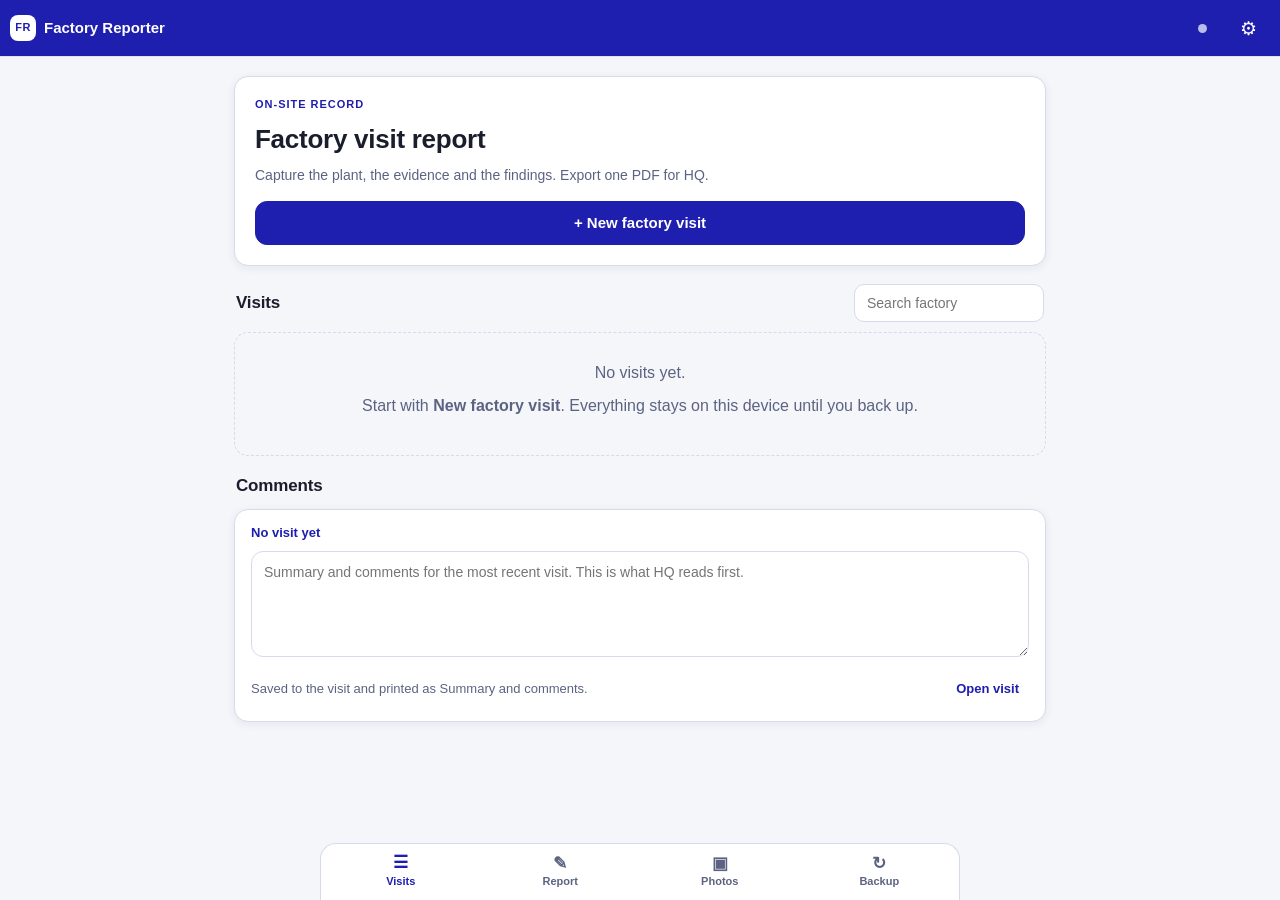
<file: index.html>
<!DOCTYPE html>
<html lang="en">
<head>
<meta charset="utf-8">
<meta name="viewport" content="width=device-width, initial-scale=1, viewport-fit=cover">
<meta http-equiv="Content-Security-Policy"
      content="default-src 'self'; script-src 'self'; style-src 'self' 'unsafe-inline'; img-src 'self' data: blob:; connect-src 'self' https://api.github.com; frame-src 'self' blob:; object-src 'none'; base-uri 'self'; form-action 'none'">
<title>Factory Reporter</title>
<meta name="theme-color" content="#1F1FAF">
<meta name="apple-mobile-web-app-capable" content="yes">
<meta name="apple-mobile-web-app-status-bar-style" content="default">
<link rel="manifest" href="manifest.webmanifest">
<link rel="apple-touch-icon" href="icons/apple-touch-icon.png">
<link rel="icon" href="icons/icon-192.png" type="image/png">
<link rel="stylesheet" href="css/app.css">
</head>
<body>

<header class="topbar">
  <button class="icon-btn" id="btnBack" type="button" aria-label="Back" hidden>&#8592;</button>
  <div class="brand">
    <span class="brand-mark">FR</span>
    <span class="brand-text">Factory Reporter</span>
  </div>
  <div class="top-actions">
    <button class="icon-btn" id="btnSyncState" type="button" aria-label="Backup status" title="Backup status">
      <span class="dot" id="syncDot"></span>
    </button>
    <button class="icon-btn" id="btnSettings" type="button" aria-label="Settings" title="Settings">&#9881;</button>
  </div>
</header>

<div class="scorebar" id="progressBar" hidden>
  <div class="score-main">
    <span class="score-val" id="progVal">0</span>
    <span class="score-tier" id="progTier">of 0 recorded</span>
  </div>
  <div class="score-side">
    <span id="progMeta">Add them in Settings</span>
    <span class="cov-track"><span class="cov-fill" id="progCov"></span></span>
  </div>
</div>

<main id="main">

  <!-- ---------------------------------------------------------------- home -->
  <section class="screen" data-screen="home">
    <div class="hero card">
      <div class="hero-kicker">On-site record</div>
      <h1>Factory visit report</h1>
      <p class="muted">Capture the plant, the evidence and the findings. Export one PDF for HQ.</p>
      <button class="btn primary block" id="btnNew" type="button">+ New factory visit</button>
    </div>

    <div class="section-head">
      <h2>Visits</h2>
      <input class="search" id="searchBox" type="search" placeholder="Search factory" autocomplete="off">
    </div>
    <div id="reportList" class="list"></div>
    <div id="emptyState" class="empty" hidden>
      <p>No visits yet.</p>
      <p class="muted">Start with <b>New factory visit</b>. Everything stays on this device until you back up.</p>
    </div>

    <div class="section-head"><h2>Comments</h2></div>
    <div class="card comment-card" id="commentCard">
      <div class="comment-head" id="commentHead">No visit yet</div>
      <textarea id="commentText" class="input" rows="4"
        placeholder="Summary and comments for the most recent visit. This is what HQ reads first."></textarea>
      <div class="comment-foot">
        <span class="muted small" id="commentHint">Saved to the visit and printed as Summary and comments.</span>
        <button class="link-btn" id="btnOpenComment" type="button" disabled>Open visit</button>
      </div>
    </div>
    <div class="spacer"></div>
  </section>

  <!-- ---------------------------------------------------------------- edit -->
  <section class="screen" data-screen="edit" hidden>
    <div class="visit-head">
      <input id="editFactory" class="visit-title" type="text" placeholder="Factory name" autocomplete="off">
      <div class="visit-sub" id="editSub"></div>
    </div>
    <div id="formMount"></div>
    <div class="bottom-actions">
      <button class="btn" id="btnOpenPhotos" type="button">Photos <span class="count" id="photoCount">0</span></button>
      <button class="btn primary" id="btnExport" type="button">Export PDF</button>
    </div>
    <div class="spacer tall"></div>
  </section>

  <!-- -------------------------------------------------------------- photos -->
  <section class="screen" data-screen="photos" hidden>
    <div class="card cover-card">
      <div class="cover-banner" id="coverBanner">
        <img id="coverImg" alt="" hidden>
        <span class="cover-empty" id="coverEmpty">No cover photo yet</span>
      </div>
      <div class="cover-title">Cover photo<span class="cover-kind" id="coverKind"></span></div>
      <p class="muted small">Factory gate or main building. This is the picture on the home screen, so you recognise the visit at a glance.</p>
      <div class="row-actions">
        <button class="btn primary" id="btnCoverPick" type="button">Take / choose</button>
        <button class="btn" id="btnCoverClear" type="button">Use automatic</button>
      </div>
    </div>
    <input id="coverInput" type="file" accept="image/*" hidden>

    <div class="section-head">
      <h2>Photos</h2>
      <span class="muted" id="photoSummary"></span>
    </div>
    <div class="photo-add-row">
      <button class="btn primary" id="btnAddPhoto" type="button">Take / add photo</button>
      <select id="photoKind" class="input compact" aria-label="Photo category"></select>
    </div>
    <input id="fileInput" type="file" accept="image/*" multiple hidden>
    <div id="photoGrid" class="photo-grid"></div>
    <div class="spacer"></div>
  </section>

  <!-- ------------------------------------------------------------- preview -->
  <section class="screen" data-screen="preview" hidden>
    <div class="section-head">
      <h2>Report PDF</h2>
      <span class="muted" id="pdfMeta"></span>
    </div>
    <div class="preview-actions">
      <button class="btn primary" id="btnDownload" type="button">Download PDF</button>
      <button class="btn" id="btnShare" type="button">Share</button>
    </div>
    <iframe id="pdfFrame" class="pdf-frame" title="PDF preview"></iframe>
    <p class="muted small">Text in this PDF can be selected and searched. Photos are embedded at 1600 px.</p>
    <div class="spacer"></div>
  </section>

  <!-- ------------------------------------------------------------ settings -->
  <section class="screen" data-screen="settings" hidden>
    <div class="section-head"><h2>Author</h2></div>
    <div class="card form-card">
      <label class="field">
        <span>Prepared by</span>
        <input id="setAuthor" class="input" type="text" placeholder="Leo" autocomplete="off">
      </label>
      <p class="muted small">Printed on the cover and above the signature line. Stored only on this device.</p>
      <div class="row-actions">
        <button class="btn" id="btnSaveSettings" type="button">Save</button>
      </div>
      <p class="status-line" id="settingsStatus"></p>
    </div>

    <div class="section-head"><h2>Checklist items</h2></div>
    <div class="card form-card">
      <p class="muted small">The default checklist is empty on purpose - every factory and every product line is
        checked differently. Add the items you actually walk through here (quality, compliance, testing, commercial),
        rename them, change the hint or reorder them. A section with no item stays hidden in the form.
        Recorded notes on existing visits stay untouched.</p>
      <div id="checklistEditor" class="cl-editor"></div>
      <div class="row-actions">
        <button class="btn" id="btnResetChecklist" type="button">Clear checklist</button>
      </div>
      <p class="status-line" id="checklistStatus"></p>
    </div>

    <div class="section-head"><h2>Form template</h2></div>
    <div class="card form-card">
      <p class="muted small">This app is not shower-specific. Rename the fields, rewrite the option lists, change
        the record states and the photo categories to fit a hardware, faucet, tray or glass factory.
        Lists that show as chips also accept a value typed in the form ("+ Other"), so the visit can
        record something the template does not know yet.
        Recorded visits keep their data; only the wording changes.</p>
      <div id="templateEditor" class="tpl-editor"></div>
      <div class="row-actions">
        <button class="btn" id="btnResetTemplate" type="button">Reset template to defaults</button>
      </div>
      <p class="status-line" id="templateStatus"></p>
    </div>

    <div class="section-head"><h2>Private data repository</h2></div>
    <div class="card form-card">
      <label class="field"><span>Owner</span>
        <input id="setOwner" class="input" type="text" placeholder="nbleo" autocomplete="off" spellcheck="false"></label>
      <label class="field"><span>Repository</span>
        <input id="setRepo" class="input" type="text" placeholder="factory_reporter_data" autocomplete="off" spellcheck="false"></label>
      <label class="field"><span>Branch</span>
        <input id="setBranch" class="input" type="text" placeholder="main" autocomplete="off" spellcheck="false"></label>
      <label class="field"><span>Personal access token</span>
        <input id="setToken" class="input" type="password" placeholder="github_pat_..." autocomplete="off" spellcheck="false"></label>
      <p class="muted small">
        Fine-grained token with <b>Contents: Read and write</b> on the data repository only.
        Stored in this browser's local database, never uploaded anywhere except api.github.com.
      </p>
      <div class="row-actions">
        <button class="btn" id="btnTestConn" type="button">Test connection</button>
      </div>
    </div>

    <div class="section-head"><h2>Diagnostics</h2></div>
    <div class="card form-card">
      <button class="btn block" id="btnDiagnose" type="button">Diagnose network</button>
      <pre class="log" id="diagLog"></pre>
    </div>

    <div class="section-head"><h2>About</h2></div>
    <div class="card form-card">
      <div class="kv-line"><span>App version</span><b id="aboutApp">-</b></div>
      <div class="kv-line"><span>Cache version</span><b id="aboutCache">-</b></div>
      <div class="kv-line"><span>Checklist version</span><b id="aboutRules">-</b></div>
      <div class="kv-line"><span>Device</span><b id="aboutDevice">-</b></div>
    </div>
    <div class="spacer"></div>
  </section>

  <!-- ---------------------------------------------------------------- sync -->
  <section class="screen" data-screen="sync" hidden>
    <div class="section-head"><h2>Backup</h2></div>
    <div class="card form-card">
      <div class="kv-line"><span>Target</span><b id="syncTarget">not configured</b></div>
      <div class="kv-line"><span>Last backup</span><b id="syncLast">never</b></div>
      <div class="kv-line"><span>Pending</span><b id="syncPending">-</b></div>
      <div class="row-actions">
        <button class="btn primary" id="btnBackupNow" type="button">Back up now</button>
        <button class="btn" id="btnPull" type="button">Pull from repository</button>
      </div>
      <p class="muted small">Photos upload in batches of 12; a second backup skips what is already there.</p>
    </div>
    <div class="card form-card">
      <div class="section-sub">Activity</div>
      <pre class="log" id="syncLog"></pre>
    </div>
    <div class="spacer"></div>
  </section>

</main>

<nav class="tabbar" id="tabbar">
  <button class="tab" data-go="home" type="button"><span class="tab-ico">&#9776;</span>Visits</button>
  <button class="tab" data-go="edit" type="button"><span class="tab-ico">&#9998;</span>Report</button>
  <button class="tab" data-go="photos" type="button"><span class="tab-ico">&#9635;</span>Photos</button>
  <button class="tab" data-go="sync" type="button"><span class="tab-ico">&#8635;</span>Backup</button>
</nav>

<div class="toast" id="toast" hidden></div>

<div class="modal" id="modal" hidden>
  <div class="modal-card">
    <h3 id="modalTitle">Title</h3>
    <p id="modalText" class="muted"></p>
    <div class="modal-actions">
      <button class="btn" id="modalCancel" type="button">Cancel</button>
      <button class="btn danger" id="modalOk" type="button">Delete</button>
    </div>
  </div>
</div>

<script src="js/util.js"></script>
<script src="js/db.js"></script>
<script src="js/model.js"></script>
<script src="js/rules.js"></script>
<script src="js/photos.js"></script>
<script src="js/form.js"></script>
<script src="js/pdf.js"></script>
<script src="js/sync.js"></script>
<script src="js/app.js"></script>
</body>
</html>
</file>
<file: css/app.css>
/* Factory Reporter - Schulte brand palette
   accent #1F1FAF, panel white, page #F5F6FA, line #D5DAEC            */

:root{
  --accent:#1F1FAF;
  --accent-d:#17178C;
  --accent-l:#E8EAF7;
  --bg:#F5F6FA;
  --panel:#FFFFFF;
  --line:#D5DAEC;
  --text:#1A1D2B;
  --muted:#5C6382;
  --ok:#1E7B45;   --ok-bg:#E4F3EA;
  --warn:#8A5A00; --warn-bg:#FBF0D6;
  --bad:#A61B1B;  --bad-bg:#FBE6E6;
  --na:#5C6382;   --na-bg:#ECEEF5;
  --radius:14px;
  --shadow:0 2px 10px rgba(20,24,60,.07);
  --top-h:56px;
}

*{box-sizing:border-box}
html,body{margin:0;padding:0}
body{
  background:var(--bg);
  color:var(--text);
  font:16px/1.45 -apple-system,BlinkMacSystemFont,"Segoe UI",Roboto,"Helvetica Neue",Arial,sans-serif;
  -webkit-text-size-adjust:100%;
  overflow-x:hidden;
}
h1,h2,h3{margin:0;font-weight:650;letter-spacing:-.01em}
h1{font-size:26px}
h2{font-size:17px}
h3{font-size:16px}
p{margin:0 0 10px}
b{font-weight:650}
.muted{color:var(--muted)}
.small{font-size:13px}
.spacer{height:28px}
.spacer.tall{height:84px}
[hidden]{display:none !important}

/* ------------------------------------------------------------------ topbar */
.topbar{
  position:sticky;top:0;z-index:30;
  height:var(--top-h);
  display:flex;align-items:center;gap:8px;
  padding:0 10px;
  background:var(--accent);color:#fff;
  box-shadow:0 1px 0 rgba(0,0,0,.08);
}
.brand{display:flex;align-items:center;gap:8px;flex:1;min-width:0}
.brand-mark{
  width:26px;height:26px;border-radius:8px;flex:none;
  background:#fff;color:var(--accent);
  font-size:11px;font-weight:800;letter-spacing:.04em;
  display:grid;place-items:center;
}
.brand-text{font-size:15px;font-weight:600;white-space:nowrap;overflow:hidden;text-overflow:ellipsis}
.top-actions{display:flex;gap:2px}
.icon-btn{
  width:44px;height:44px;flex:none;
  display:grid;place-items:center;
  background:transparent;border:0;border-radius:12px;
  color:#fff;font-size:19px;cursor:pointer;
  -webkit-tap-highlight-color:transparent;
}
.icon-btn:active{background:rgba(255,255,255,.16)}
.dot{width:9px;height:9px;border-radius:50%;background:#B9BCE8;display:block}
.dot.ok{background:#5BE39A}
.dot.warn{background:#FFC65C}
.dot.bad{background:#FF7A7A}

/* ---------------------------------------------------------------- scorebar */
.scorebar{
  position:sticky;top:var(--top-h);z-index:29;
  display:flex;align-items:center;justify-content:space-between;gap:10px;
  padding:8px 14px;
  background:#fff;border-bottom:1px solid var(--line);
}
.score-main{display:flex;align-items:baseline;gap:8px;min-width:0}
.score-val{font-size:22px;font-weight:700;color:var(--accent)}
.score-tier{
  font-size:12px;font-weight:600;color:var(--muted);
  white-space:nowrap;overflow:hidden;text-overflow:ellipsis;
}
.score-tier.t-approved{color:var(--ok)}
.score-tier.t-approved_conditions{color:var(--warn)}
.score-tier.t-conditional{color:var(--warn)}
.score-tier.t-not_approved{color:var(--bad)}
.score-side{display:flex;flex-direction:column;align-items:flex-end;gap:4px;font-size:11px;color:var(--muted)}
.cov-track{width:96px;height:4px;border-radius:2px;background:var(--line);overflow:hidden;display:block}
.cov-fill{display:block;height:100%;width:0;background:var(--accent);transition:width .25s ease}

/* -------------------------------------------------------------------- main */
main{padding:12px 14px 0;max-width:860px;margin:0 auto}

/* ------------------------------------------------------------------- cards */
.card{
  background:var(--panel);
  border:1px solid var(--line);
  border-radius:var(--radius);
  padding:16px;
  box-shadow:var(--shadow);
  margin-bottom:14px;
}
.hero{padding:20px}
.hero-kicker{
  font-size:11px;font-weight:700;letter-spacing:.09em;text-transform:uppercase;
  color:var(--accent);margin-bottom:8px;
}
.hero h1{margin-bottom:6px}
.hero p{font-size:14px;margin-bottom:16px}

.section-head{
  display:flex;align-items:center;justify-content:space-between;gap:10px;
  margin:18px 2px 10px;
}
.section-sub{font-size:12px;font-weight:700;letter-spacing:.07em;text-transform:uppercase;color:var(--muted);margin-bottom:10px}

/* ------------------------------------------------------------------ buttons */
.btn{
  display:inline-flex;align-items:center;justify-content:center;gap:6px;
  min-height:44px;padding:0 16px;
  border:1px solid var(--line);border-radius:12px;
  background:#fff;color:var(--text);
  font:inherit;font-size:15px;font-weight:600;
  cursor:pointer;-webkit-tap-highlight-color:transparent;
}
.btn:active{transform:scale(.985);background:#F2F3F9}
.btn.primary{background:var(--accent);border-color:var(--accent);color:#fff}
.btn.primary:active{background:var(--accent-d)}
.btn.danger{background:var(--bad);border-color:var(--bad);color:#fff}
.btn.block{display:flex;width:100%}
.btn[disabled]{opacity:.5;pointer-events:none}
.btn .count{
  display:inline-block;min-width:20px;padding:0 6px;border-radius:999px;
  background:var(--accent-l);color:var(--accent);font-size:12px;line-height:20px;text-align:center;
}
.row-actions{display:flex;gap:8px;flex-wrap:wrap;margin-top:12px}
.row-actions .btn{flex:1 1 auto}

/* ------------------------------------------------------------------ inputs */
.input,.search,textarea,select{
  width:100%;min-height:44px;
  padding:10px 12px;
  border:1px solid var(--line);border-radius:12px;
  background:#fff;color:var(--text);
  font:inherit;font-size:16px;
}
textarea{min-height:76px;resize:vertical;line-height:1.4}
.input:focus,.search:focus,textarea:focus,select:focus{
  outline:2px solid var(--accent-l);border-color:var(--accent);
}
.search{max-width:190px;min-height:38px;padding:6px 12px;font-size:14px;border-radius:10px}
.input.compact{min-height:38px;padding:6px 10px;font-size:14px;width:auto}

.field{display:block;margin-bottom:12px}
.field > span{display:block;font-size:13px;font-weight:600;color:var(--muted);margin-bottom:5px}
.field .req{color:var(--bad);margin-left:2px}
.form-card .field:last-of-type{margin-bottom:4px}

/* ------------------------------------------------------------------- chips */
.chips{display:flex;flex-wrap:wrap;gap:8px}
.chip{
  min-height:40px;padding:0 14px;
  border:1px solid var(--line);border-radius:999px;
  background:#fff;color:var(--text);
  font:inherit;font-size:14px;font-weight:500;
  cursor:pointer;-webkit-tap-highlight-color:transparent;
}
.chip[aria-pressed="true"]{background:var(--accent);border-color:var(--accent);color:#fff}

/* -------------------------------------------------------------------- list */
.list{display:flex;flex-direction:column;gap:10px}
.list-item{
  display:flex;align-items:center;gap:12px;
  padding:14px;
  background:#fff;border:1px solid var(--line);border-radius:var(--radius);
  box-shadow:var(--shadow);cursor:pointer;
}
.list-item:active{background:#FAFBFF}
.li-thumb{
  position:relative;flex:none;width:58px;height:58px;border-radius:10px;
  overflow:hidden;background:var(--accent-l);border:1px solid var(--line);
  display:grid;place-items:center;
}
.li-thumb img{position:absolute;inset:0;width:100%;height:100%;object-fit:cover;display:block}
.li-thumb-fb{font-size:15px;font-weight:700;color:var(--accent);letter-spacing:.02em}
.li-thumb img:not([hidden]) + .li-thumb-fb{display:none}
.li-main{flex:1;min-width:0}
.li-title{font-size:16px;font-weight:650;white-space:nowrap;overflow:hidden;text-overflow:ellipsis}
.li-sub{font-size:12px;color:var(--muted);margin-top:3px;display:flex;gap:8px;flex-wrap:wrap}
.li-badge{
  flex:none;min-width:52px;text-align:center;
  padding:5px 8px;border-radius:10px;
  font-size:13px;font-weight:700;
}
.b-complete{background:var(--ok-bg);color:var(--ok)}
.b-draft{background:var(--na-bg);color:var(--na)}
.empty{
  text-align:center;padding:28px 18px;
  border:1px dashed var(--line);border-radius:var(--radius);color:var(--muted);
}

/* ------------------------------------------------------------- visit header */
.visit-head{margin:4px 0 12px}
.visit-title{
  width:100%;border:0;border-bottom:1px solid var(--line);border-radius:0;
  background:transparent;padding:6px 2px 8px;
  font-size:21px;font-weight:650;color:var(--text);
}
.visit-title:focus{outline:0;border-color:var(--accent)}
.visit-sub{font-size:12px;color:var(--muted);margin-top:6px;display:flex;gap:10px;flex-wrap:wrap}

/* ------------------------------------------------------------------ section */
.sec{
  background:#fff;border:1px solid var(--line);border-radius:var(--radius);
  box-shadow:var(--shadow);margin-bottom:14px;overflow:hidden;
}
.sec-head{
  display:flex;align-items:center;gap:10px;
  padding:14px 16px;background:#FAFBFF;border-bottom:1px solid var(--line);
}
.sec-no{
  width:26px;height:26px;flex:none;border-radius:8px;
  background:var(--accent);color:#fff;
  font-size:13px;font-weight:700;display:grid;place-items:center;
}
.sec-title{flex:1;font-size:15px;font-weight:650}
.sec-prog{font-size:12px;color:var(--muted);white-space:nowrap}
.sec-body{padding:14px 16px}
.sec-body > .field:last-child{margin-bottom:0}

/* -------------------------------------------------------------- check items */
.check{
  border-top:1px solid var(--line);
  padding:14px 0 4px;
}
.check:first-child{border-top:0;padding-top:2px}
.check-head{display:flex;gap:8px;align-items:flex-start;margin-bottom:4px}
.check-no{
  flex:none;font-size:11px;font-weight:700;color:var(--accent);
  background:var(--accent-l);border-radius:6px;padding:2px 6px;margin-top:2px;
}
.check-label{font-size:15px;font-weight:600;line-height:1.35}
.check-hint{font-size:12px;color:var(--muted);margin:2px 0 10px 0;line-height:1.4}
.state-chips{display:grid;grid-template-columns:repeat(4,1fr);gap:6px}
.state-chip{
  min-height:44px;border:1px solid var(--line);border-radius:10px;
  background:#fff;color:var(--muted);font:inherit;font-size:13px;font-weight:600;
  cursor:pointer;-webkit-tap-highlight-color:transparent;
}
.state-chip[aria-pressed="true"][data-state="ok"]{background:var(--ok-bg);border-color:var(--ok);color:var(--ok)}
.state-chip[aria-pressed="true"][data-state="pass"]{background:var(--ok-bg);border-color:var(--ok);color:var(--ok)}
.state-chip[aria-pressed="true"][data-state="partial"]{background:var(--warn-bg);border-color:var(--warn);color:var(--warn)}
.state-chip[aria-pressed="true"][data-state="issue"]{background:var(--bad-bg);border-color:var(--bad);color:var(--bad)}
.state-chip[aria-pressed="true"][data-state="fail"]{background:var(--bad-bg);border-color:var(--bad);color:var(--bad)}
.state-chip[aria-pressed="true"][data-state="na"]{background:var(--na-bg);border-color:var(--na);color:var(--na)}
.check-foot{display:flex;align-items:center;gap:8px;margin-top:8px;flex-wrap:wrap}
.link-btn{
  min-height:36px;padding:0 10px;border:0;border-radius:8px;
  background:transparent;color:var(--accent);
  font:inherit;font-size:13px;font-weight:600;cursor:pointer;
}
.link-btn:active{background:var(--accent-l)}
.check-detail{margin-top:8px}
.check-detail textarea{min-height:62px;font-size:15px}
.evidence{
  display:flex;align-items:center;gap:8px;margin-top:8px;flex-wrap:wrap;
}
.ev-wrap{position:relative;display:inline-block;line-height:0}
.ev-del{
  position:absolute;right:-6px;top:-6px;width:22px;height:22px;
  border:0;border-radius:50%;background:var(--bad);color:#fff;
  font-size:13px;line-height:22px;text-align:center;cursor:pointer;padding:0;
}
.evidence-thumb{width:52px;height:52px;border-radius:8px;object-fit:cover;border:1px solid var(--line)}
.evidence-note{font-size:12px;color:var(--muted)}
.advice{
  margin-top:10px;padding:10px 12px;border-radius:10px;
  background:var(--accent-l);color:var(--accent-d);font-size:13px;line-height:1.45;
}
.advice b{display:block;font-size:11px;letter-spacing:.07em;text-transform:uppercase;margin-bottom:3px}

/* ---------------------------------------------------------------- q and a */

/* ------------------------------------------------------------------ photos */
.cover-card{padding:12px 12px 14px}
.cover-banner{
  position:relative;width:100%;aspect-ratio:16/9;border-radius:12px;overflow:hidden;
  background:var(--accent-l);border:1px solid var(--line);
  display:grid;place-items:center;margin-bottom:10px;
}
.cover-banner img{position:absolute;inset:0;width:100%;height:100%;object-fit:cover;display:block}
.cover-empty{font-size:13px;color:var(--muted)}
.cover-title{display:flex;align-items:baseline;gap:8px;font-size:15px;font-weight:650;margin-bottom:4px}
.cover-kind{font-size:11px;font-weight:600;color:var(--accent);text-transform:capitalize}
.cover-card p{margin-bottom:0}
.photo-add-row{display:flex;gap:8px;align-items:center;margin-bottom:12px}
.photo-add-row .btn{flex:1}
.photo-grid{
  display:grid;grid-template-columns:repeat(3,1fr);gap:8px;
}
.photo-cell{
  position:relative;aspect-ratio:1/1;border-radius:12px;overflow:hidden;
  background:var(--accent-l);border:1px solid var(--line);
}
.photo-cell img{width:100%;height:100%;object-fit:cover;display:block}
.photo-cell .ph-kind{
  position:absolute;left:6px;bottom:6px;
  padding:2px 7px;border-radius:999px;
  background:rgba(26,29,43,.72);color:#fff;font-size:10px;font-weight:600;
  text-transform:capitalize;
}
.photo-cell .ph-del{
  position:absolute;right:4px;top:4px;width:30px;height:30px;
  border:0;border-radius:50%;background:rgba(26,29,43,.72);color:#fff;
  font-size:16px;line-height:1;cursor:pointer;
}
.photo-cell .ph-item{
  position:absolute;left:6px;top:6px;max-width:70%;
  padding:2px 6px;border-radius:6px;
  background:rgba(31,31,175,.85);color:#fff;font-size:10px;
  white-space:nowrap;overflow:hidden;text-overflow:ellipsis;
}
.photo-cell .ph-kind{max-width:62%}
.photo-cell .ph-cover{
  position:absolute;right:4px;bottom:4px;width:32px;height:32px;
  border:0;border-radius:50%;background:rgba(26,29,43,.72);color:#fff;
  font-size:15px;line-height:1;cursor:pointer;padding:0;
  -webkit-tap-highlight-color:transparent;
}
.photo-cell .ph-cover.on{background:var(--accent)}
.photo-cell.is-cover{border-color:var(--accent);box-shadow:inset 0 0 0 2px var(--accent)}

/* ----------------------------------------------------------------- preview */
.preview-actions{display:flex;gap:8px;margin-bottom:12px}
.preview-actions .btn{flex:1}
.pdf-frame{
  width:100%;height:70vh;min-height:420px;
  border:1px solid var(--line);border-radius:var(--radius);background:#fff;
}

/* ------------------------------------------------------------------ kv/log */
.kv-line{
  display:flex;justify-content:space-between;gap:12px;
  padding:9px 0;border-bottom:1px solid var(--line);font-size:14px;
}
.kv-line:last-child{border-bottom:0}
.kv-line span{color:var(--muted)}
.kv-line b{text-align:right;word-break:break-word}
.log{
  margin:10px 0 0;padding:10px;border-radius:10px;
  background:#F7F8FC;border:1px solid var(--line);
  font:12px/1.5 ui-monospace,SFMono-Regular,Menlo,Consolas,monospace;
  color:var(--muted);white-space:pre-wrap;word-break:break-word;
  max-height:220px;overflow:auto;
}
.status-line{font-size:13px;color:var(--muted);margin-top:10px;min-height:18px}
.status-line.ok{color:var(--ok)}
.status-line.bad{color:var(--bad)}

/* ------------------------------------------------------------------ tabbar */
.tabbar{
  position:fixed;left:0;right:0;bottom:0;z-index:31;
  display:flex;
  background:#fff;border-top:1px solid var(--line);
  padding-bottom:env(safe-area-inset-bottom);
}
.tab{
  flex:1;min-height:56px;
  display:flex;flex-direction:column;align-items:center;justify-content:center;gap:2px;
  border:0;background:transparent;color:var(--muted);
  font:inherit;font-size:11px;font-weight:600;cursor:pointer;
}
.tab .tab-ico{font-size:17px;line-height:1}
.tab.active{color:var(--accent)}
.tab.active .tab-ico{transform:translateY(-1px)}

/* ------------------------------------------------------------------ bottom */
.bottom-actions{
  display:flex;gap:8px;
  position:sticky;bottom:calc(56px + env(safe-area-inset-bottom));
  padding:10px 0;background:linear-gradient(to top,var(--bg) 70%,rgba(245,246,250,0));
  z-index:20;
}
.bottom-actions .btn{flex:1}

/* ------------------------------------------------------------------- toast */
.toast{
  position:fixed;left:50%;bottom:calc(74px + env(safe-area-inset-bottom));
  transform:translateX(-50%);
  max-width:88vw;
  padding:11px 16px;border-radius:12px;
  background:#1A1D2B;color:#fff;font-size:14px;
  box-shadow:0 8px 24px rgba(20,24,60,.24);
  z-index:60;
}
.toast.bad{background:var(--bad)}

/* ------------------------------------------------------------------- modal */
.modal{
  position:fixed;inset:0;z-index:70;
  background:rgba(20,24,60,.42);
  display:grid;place-items:center;padding:20px;
}
.modal-card{
  width:100%;max-width:400px;background:#fff;border-radius:18px;padding:20px;
  box-shadow:0 18px 60px rgba(20,24,60,.3);
}
.modal-card h3{margin-bottom:6px}
.modal-actions{display:flex;gap:8px;margin-top:16px}
.modal-actions .btn{flex:1}

/* -------------------------------------------------------------- responsive */
@media (max-width:360px){
  .state-chips{grid-template-columns:repeat(2,1fr)}
  .photo-grid{grid-template-columns:repeat(2,1fr)}
}
@media (min-width:720px){
  main{padding:20px 24px 0}
  .photo-grid{grid-template-columns:repeat(4,1fr)}
  .tabbar{max-width:860px;left:50%;transform:translateX(-50%);border-radius:16px 16px 0 0;border:1px solid var(--line);border-bottom:0}
}

/* ------------------------------------------------------------------- print */
@media print{
  .topbar,.tabbar,.scorebar,.bottom-actions,.preview-actions,.toast,.modal{display:none !important}
  body{background:#fff}
  .card,.sec{box-shadow:none;border-color:#bbb}
}

/* ------------------------------------------------------------- touch feel */
/* Every control answers a finger: a small scale-down plus a tint while it is
   pressed, and no 300 ms wait or double-tap zoom in between. */
button,.chip,.state-chip,.tab,.list-item,.cl-btn{
  touch-action:manipulation;
  -webkit-user-select:none;user-select:none;
}
.btn,.chip,.state-chip,.tab,.list-item,.link-btn,.icon-btn,.cl-btn,
.ph-cover,.ph-del,.ev-del,.shot-del{
  transition:transform .09s ease,background-color .12s ease,border-color .12s ease,color .12s ease;
}
.btn:active{transform:scale(.97);background:#EFF1F8}
.btn.primary:active{background:var(--accent-d);box-shadow:inset 0 2px 7px rgba(0,0,0,.22)}
.btn.danger:active{background:#8A1616}
.btn:disabled:active{transform:none}

.chip:active{transform:scale(.95);background:#EFF1F8}
.chip[aria-pressed="true"]:active{background:var(--accent-d);transform:scale(.95)}

.state-chip:active{transform:scale(.96);background:#EFF1F8;border-color:var(--accent)}
.state-chip[aria-pressed="true"]:active{transform:scale(.96);box-shadow:inset 0 2px 6px rgba(0,0,0,.18)}

.link-btn:active{transform:scale(.97)}
.icon-btn:active{transform:scale(.9);background:rgba(255,255,255,.22)}
.cl-btn:active{transform:scale(.92);background:var(--accent-l);border-color:var(--accent)}

.tab:active{background:var(--accent-l)}
.tab:active .tab-ico{transform:scale(.84)}
.tab.active:active .tab-ico{transform:scale(.84) translateY(-1px)}

.list-item:active{transform:scale(.99);background:#F7F8FD}
.ph-cover:active,.ph-del:active,.ev-del:active,.shot-del:active{transform:scale(.88)}

@media (prefers-reduced-motion:reduce){
  .btn,.chip,.state-chip,.tab,.list-item,.link-btn,.icon-btn,.cl-btn,
  .ph-cover,.ph-del,.ev-del,.shot-del{transition:none}
  .btn:active,.chip:active,.state-chip:active,.tab:active,.list-item:active,
  .link-btn:active,.icon-btn:active,.cl-btn:active,
  .ph-cover:active,.ph-del:active,.ev-del:active,.shot-del:active{transform:none}
}

/* --------------------------------------------------------- own chip values */
.chip.chip-add{
  border-style:dashed;border-color:var(--accent);color:var(--accent);
  background:transparent;font-weight:600;
}
.chip.chip-add:active{background:var(--accent-l)}
.chip.chip-cust{border-style:dashed;border-color:var(--accent-l);background:#fff}
.chip.chip-cust[aria-pressed="true"]{border-style:solid}
.chip-entry{display:flex;gap:8px;margin-top:8px}
.chip-entry .input{flex:1;min-width:0}
.chip-entry .btn{flex:none;padding:0 14px}

/* ------------------------------------------------------------- photo field */
.field-hint{font-size:12px;color:var(--muted);margin:-2px 0 8px;line-height:1.4}
.shot-strip{display:flex;gap:8px;flex-wrap:wrap;margin-bottom:10px}
.shot-wrap{position:relative;display:inline-block;line-height:0}
.shot-thumb{
  width:96px;height:62px;border-radius:8px;object-fit:cover;
  border:1px solid var(--line);background:var(--accent-l);
}
.shot-del{
  position:absolute;right:-6px;top:-6px;width:22px;height:22px;
  border:0;border-radius:50%;background:var(--bad);color:#fff;
  font-size:13px;line-height:22px;text-align:center;cursor:pointer;padding:0;
}
.shot-empty{font-size:12px;color:var(--muted)}

/* --------------------------------------------------------- home comments */
.comment-card{padding:14px 16px}
.comment-head{font-size:13px;font-weight:650;color:var(--accent);margin-bottom:8px}
.comment-card textarea.input{min-height:92px;resize:vertical;font-size:14px;line-height:1.5}
.comment-foot{display:flex;align-items:center;justify-content:space-between;gap:10px;margin-top:8px;flex-wrap:wrap}
.comment-foot .link-btn{margin-left:auto}

/* ------------------------------------------------------ checklist editor */
.cl-editor{margin-top:4px}
.cl-sec{border-top:1px solid var(--line);padding:12px 0 10px}
.cl-sec:first-child{border-top:0;padding-top:0}
.cl-sec-head{
  display:flex;align-items:baseline;justify-content:space-between;gap:8px;
  font-size:13px;font-weight:700;color:var(--text);margin-bottom:8px;
}
.cl-item{border:1px solid var(--line);border-radius:10px;padding:8px;margin-bottom:8px;background:#FAFBFF}
.cl-item-top{display:flex;align-items:center;gap:6px;margin-bottom:6px}
.cl-no{flex:none;font-size:11px;font-weight:700;color:var(--accent)}
.cl-grip{flex:1}
.cl-label{width:100%;min-height:52px;resize:vertical;font-size:14px;font-weight:600;line-height:1.35;padding:8px 10px}
.cl-hint{width:100%;min-height:44px;margin-top:6px;resize:vertical;font-size:12px;line-height:1.35;padding:7px 10px;color:var(--muted)}
.cl-btn{
  width:32px;height:32px;border:1px solid var(--line);border-radius:8px;background:#fff;
  color:var(--muted);font:inherit;font-size:14px;line-height:1;cursor:pointer;
}
.cl-btn:disabled{opacity:.35;cursor:default}
.cl-btn.del{color:var(--bad);border-color:var(--bad-bg)}

/* ------------------------------------------------------ template editor */
.tpl-editor{margin-top:2px}
.tpl-block{border-top:1px solid var(--line);padding:12px 0 6px}
.tpl-block:first-child{border-top:0;padding-top:0}
.tpl-block-head{
  display:flex;align-items:baseline;justify-content:space-between;gap:8px;
  font-size:13px;font-weight:700;margin-bottom:8px;
}
.tpl-states{display:grid;grid-template-columns:1fr 1fr;gap:8px}
.tpl-states .input{min-height:42px;font-size:14px;padding:8px 10px}
.tpl-row{display:flex;gap:6px;align-items:center;margin-bottom:6px}
.tpl-row .input{flex:1;min-width:0;min-height:42px;font-size:14px;padding:8px 10px}
.tpl-details{border-top:1px solid var(--line);padding:10px 0 4px}
.tpl-details:first-of-type{border-top:0}
.tpl-details > summary{
  display:flex;align-items:baseline;justify-content:space-between;gap:8px;
  font-size:13px;font-weight:700;cursor:pointer;list-style:none;
  padding:4px 0;
}
.tpl-details > summary::-webkit-details-marker{display:none}
.tpl-details > summary::after{content:"\203A";color:var(--muted);font-size:16px;line-height:1;transform:rotate(90deg)}
.tpl-details[open] > summary::after{transform:rotate(-90deg)}
.tpl-body{padding:6px 0 0}
.tpl-sub{
  font-size:11px;font-weight:700;letter-spacing:.06em;text-transform:uppercase;
  color:var(--muted);margin:10px 0 6px;
}
.tpl-sub-tight{margin:0 0 5px}
.tpl-sec{margin-bottom:14px}
.tpl-sec-input{font-weight:650;background:#F7F8FC;margin-bottom:6px}
.tpl-field{margin-bottom:6px}
.tpl-field .input{min-height:42px;font-size:14px;padding:8px 10px}
.tpl-group{border:1px solid var(--line);border-radius:10px;padding:8px 10px;margin-bottom:8px;background:#FAFBFF}
.tpl-group > summary{
  display:flex;align-items:baseline;justify-content:space-between;gap:8px;
  font-size:13px;font-weight:650;cursor:pointer;list-style:none;
}
.tpl-group > summary::-webkit-details-marker{display:none}
.tpl-group-body{padding-top:8px}
.tpl-field-input{margin-bottom:8px;font-weight:600}
</file>
